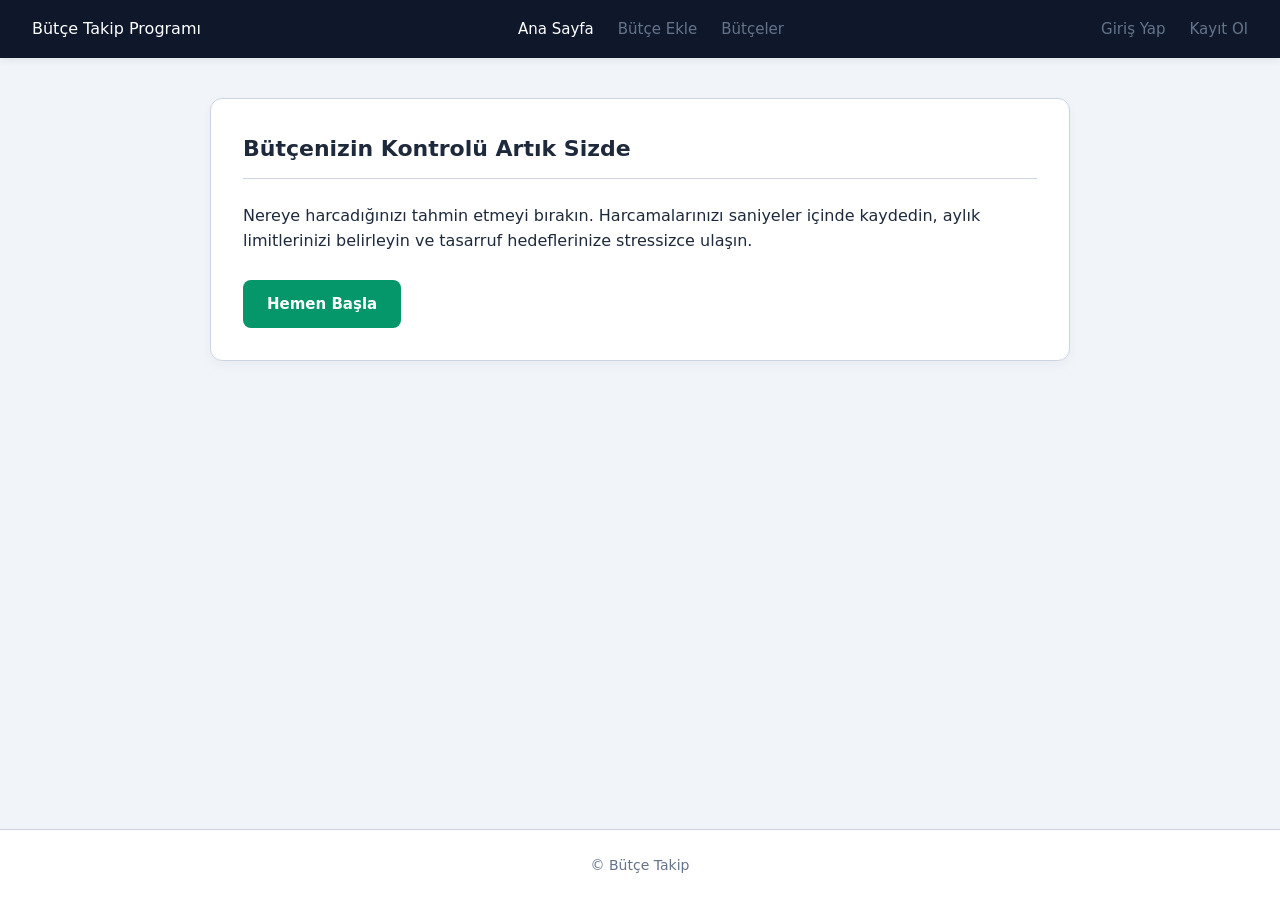
<file: Hafta 2/1/index.html>
<!DOCTYPE html>
<html lang="en"> 
<head>
    <meta charset="UTF-8">
    <meta name="viewport" content="width=device-width, initial-scale=1.0">
    <title>Bütçe Takip</title>
    <link rel="stylesheet" href="css/still.css">
</head>
<body>
    <nav class="navbar">
        <p>Bütçe Takip Programı</p>
        <ul class="navbar-links">
            <li><a href="index.html" class="active">Ana Sayfa</a></li>
            <li><a href="butce_ekle.html">Bütçe Ekle</a></li>
            <li><a href="butceler.html">Bütçeler</a></li>
        </ul>
        <ul class="navbar-links">
            <li><a href="giris.html">Giriş Yap</a></li>
            <li><a href="kayit.html">Kayıt Ol</a></li>
        </ul>
    </nav>
    
    

    <main class="container">
        <div class="card">
            <h2>Bütçenizin Kontrolü Artık Sizde</h2>
            <p>Nereye harcadığınızı tahmin etmeyi bırakın. Harcamalarınızı saniyeler içinde kaydedin, aylık limitlerinizi belirleyin ve tasarruf hedeflerinize stressizce ulaşın.</p>
            <br>
            <a href="butce_ekle.html" class="btn btn-primary">Hemen Başla</a>
        </div>
    </main>
    

    <footer>
        <p>&copy; Bütçe Takip</p>
    </footer>
</body>
</html>
</file>
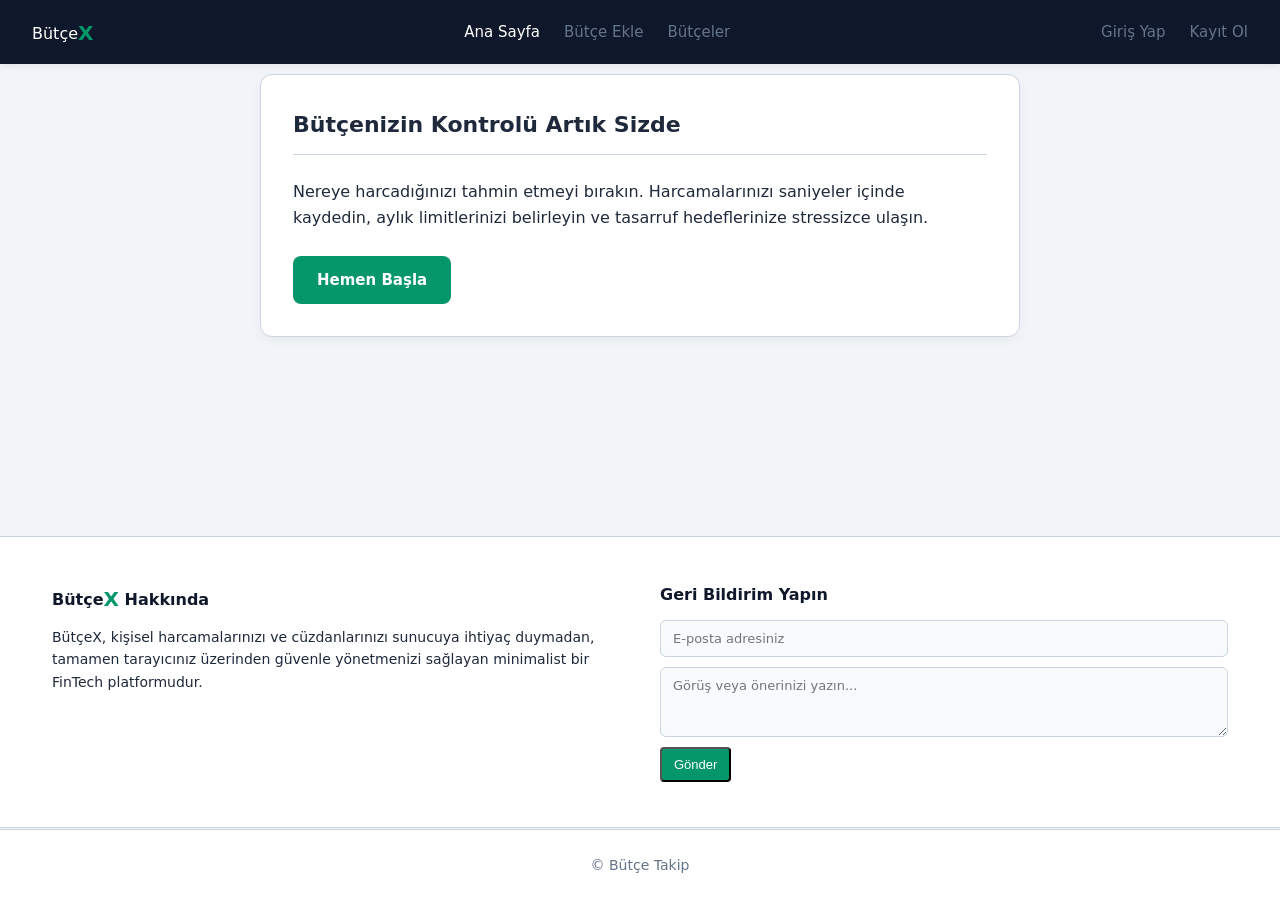
<file: Hafta 3/1/index.html>
<!DOCTYPE html>
<html lang="en"> 
<head>
    <meta charset="UTF-8">
    <meta name="viewport" content="width=device-width, initial-scale=1.0">
    <title>Bütçe Takip</title>
    <link rel="stylesheet" href="css/still.css">
</head>
<body>
    <nav class="navbar">
        <div class="logo">Bütçe<span class="logo-x">X</span></div>
        <ul class="navbar-links">
            <li><a href="index.html" class="active">Ana Sayfa</a></li>
            <li><a href="butce_ekle.html">Bütçe Ekle</a></li>
            <li><a href="butceler.html">Bütçeler</a></li>
        </ul>
        <ul class="navbar-links">
            <li><a href="giris.html">Giriş Yap</a></li>
            <li><a href="kayit.html">Kayıt Ol</a></li>
        </ul>
    </nav>
    
    

    <main class="container" style="max-width: 800px;" >
        <div class="card">
            <h2>Bütçenizin Kontrolü Artık Sizde</h2>
            <p>Nereye harcadığınızı tahmin etmeyi bırakın. Harcamalarınızı saniyeler içinde kaydedin, aylık limitlerinizi belirleyin ve tasarruf hedeflerinize stressizce ulaşın.</p>
            <br>
            <a href="butce_ekle.html" class="btn btn-primary">Hemen Başla</a>
        </div>
    </main>
    <section class="prefooter-section">
        <div class="container prefooter">
            <div class="prefooter-col">
                <h4>Bütçe<span class="logo-x">X</span> Hakkında</h4>
                <p>BütçeX, kişisel harcamalarınızı ve cüzdanlarınızı sunucuya ihtiyaç duymadan, tamamen tarayıcınız üzerinden güvenle yönetmenizi sağlayan minimalist bir FinTech platformudur.</p>
            </div>
            <div class="prefooter-col">
                <h4>Geri Bildirim Yapın</h4>
                <form>
                    <div class="feedback-form">
                        <input type="email" placeholder="E-posta adresiniz" required>
                        <textarea placeholder="Görüş veya önerinizi yazın..." rows="2" required></textarea>
                        <button type="submit" class="btn-primary">Gönder</button>
                    </div>
                </form>
            </div>
        </div>
    </section>
    

    <footer>
        <p>&copy; Bütçe Takip</p>
    </footer>
</body>
</html>
</file>
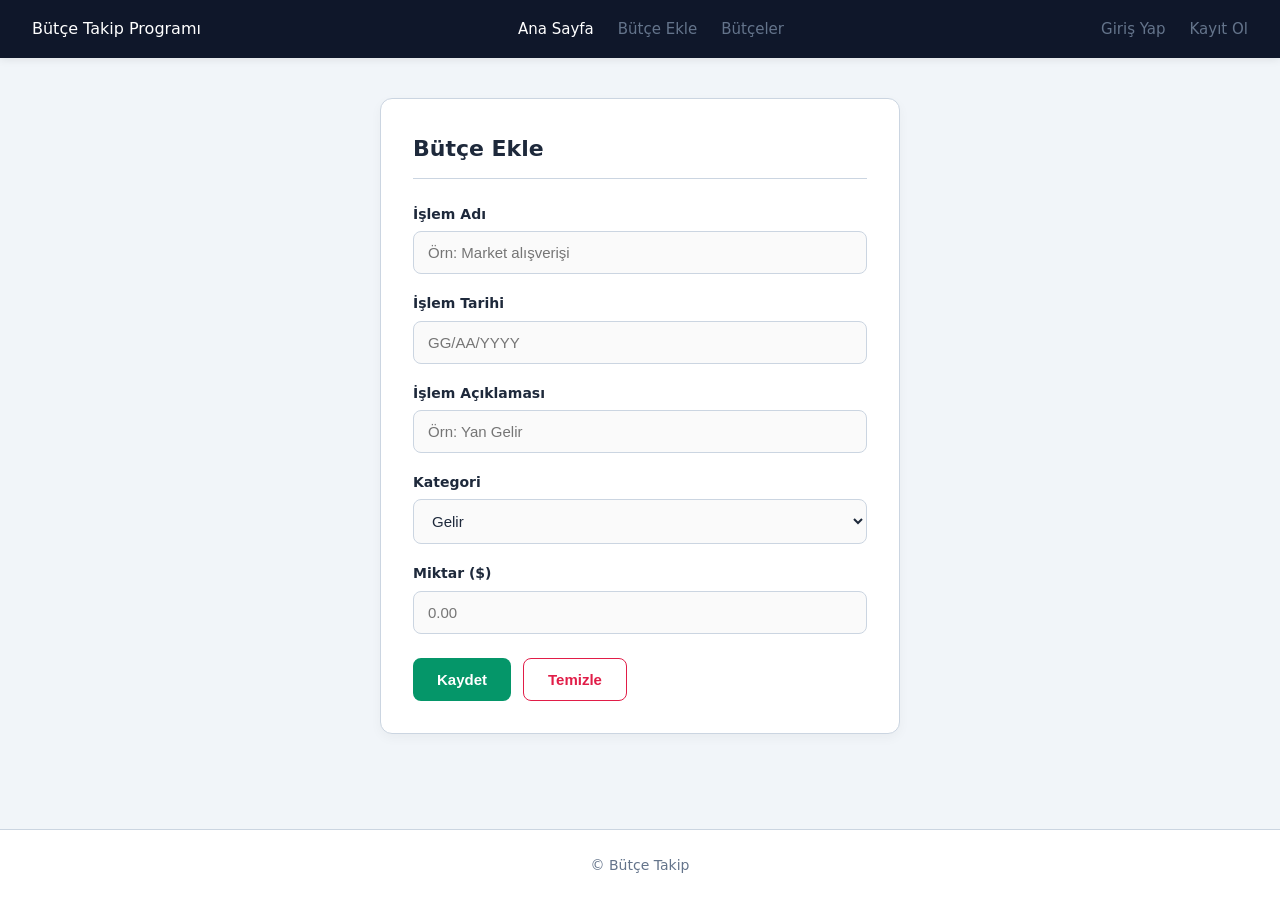
<file: Hafta 2/1/butce_ekle.html>
<!DOCTYPE html>
<html lang="en">
<head>
    <meta charset="UTF-8">
    <meta name="viewport" content="width=device-width, initial-scale=1.0">
    <title>Bütçe Ekle</title>
    <link rel="stylesheet" href="css/still.css">
</head>
<body>

    <nav class="navbar">
        <p>Bütçe Takip Programı</p>
        <ul class="navbar-links">
            <li><a href="index.html" class="active">Ana Sayfa</a></li>
            <li><a href="butce_ekle.html">Bütçe Ekle</a></li>
            <li><a href="butceler.html">Bütçeler</a></li>
        </ul>
        <ul class="navbar-links">
            <li><a href="giris.html">Giriş Yap</a></li>
            <li><a href="kayit.html">Kayıt Ol</a></li>
        </ul>
    </nav>
    
    <main class="container">
    <div class="card card-form">
        <h2>Bütçe Ekle</h2>
        
        <form>
            <div class="form-group">
                <label for="islem-adi">İşlem Adı</label>
                <input type="text" id="islem-adi" placeholder="Örn: Market alışverişi">
            </div>

            <div class="form-group">
                <label for="islem-tarih">İşlem Tarihi</label>
                <input type="number" id="islem-tarih" placeholder="GG/AA/YYYY">
            </div>

            <div class="form-group">
                <label for="islem-acıklama">İşlem Açıklaması</label>
                <input type="text" id="islem-acıklama" placeholder="Örn: Yan Gelir">
            </div>

            <div class="form-group">
                <label for="kategori">Kategori</label>
                <select id="kategori">
                    <option value="gelir">Gelir</option>
                    <option value="gider">Genel Gider</option>
                    <option value="fatura">Fatura</option>
                    <option value="market">Market</option>
                    <option value="Kira">Kira</option>
                </select>
            </div>

            <div class="form-group">
                <label for="miktar">Miktar ($)</label>
                <input type="number" id="miktar" placeholder="0.00">
            </div>

            <div class="btn-group">
                <button type="submit" class="btn btn-primary">Kaydet</button>
                <button type="reset" class="btn btn-secondary">Temizle</button>
            </div>
        </form>
    </div>
</main>
    <footer>
        <p>&copy; Bütçe Takip</p>
    </footer>
    
</body>
</html>
</file>
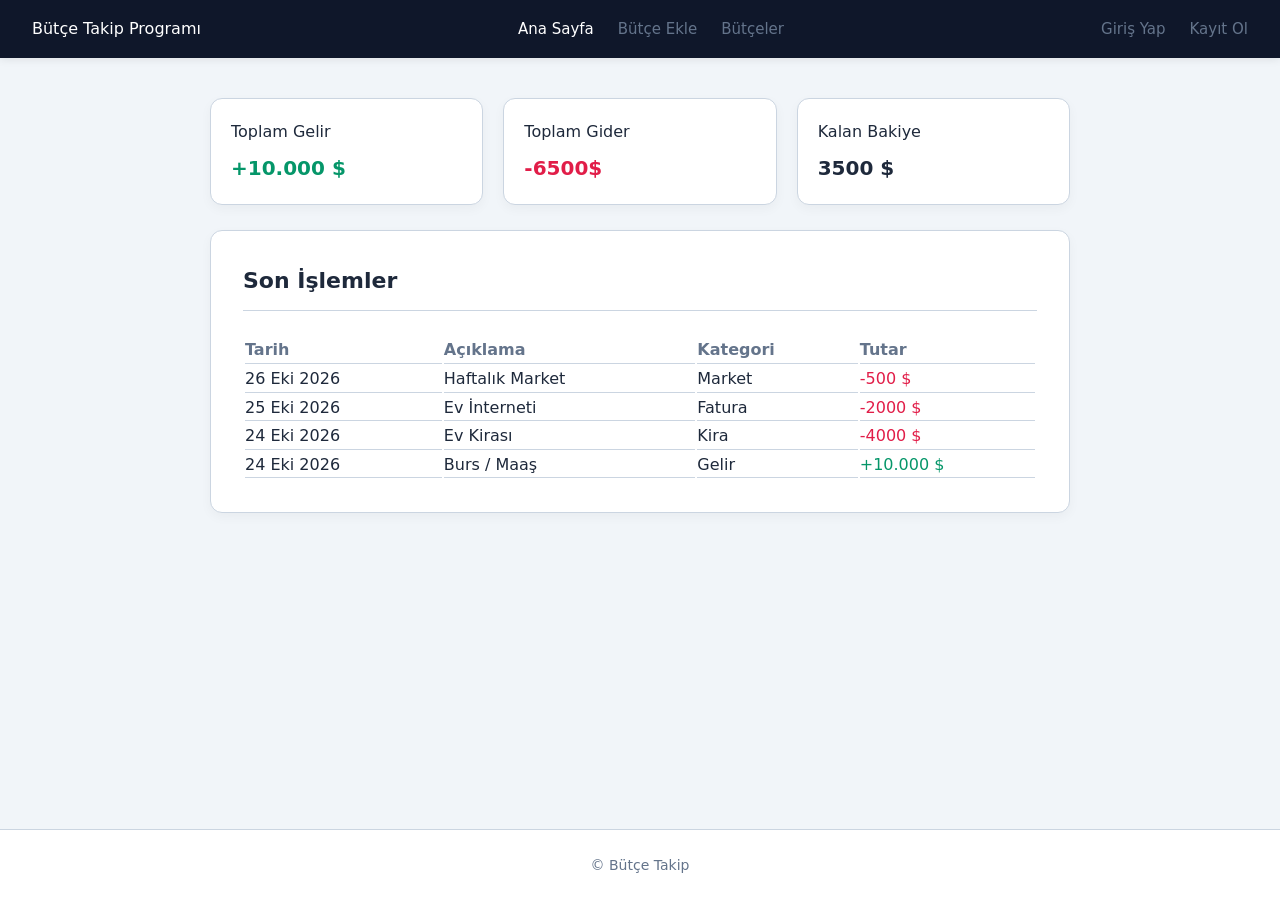
<file: Hafta 2/1/butceler.html>
<!DOCTYPE html>
<html lang="en">
<head>
    <meta charset="UTF-8">
    <meta name="viewport" content="width=device-width, initial-scale=1.0">
    <title>Bütçeler</title>
    <link rel="stylesheet" href="css/still.css">
</head>
<body>
    <nav class="navbar">
        <p>Bütçe Takip Programı</p>
        <ul class="navbar-links">
            <li><a href="index.html" class="active">Ana Sayfa</a></li>
            <li><a href="butce_ekle.html">Bütçe Ekle</a></li>
            <li><a href="butceler.html">Bütçeler</a></li>
        </ul>
        <ul class="navbar-links">
            <li><a href="giris.html">Giriş Yap</a></li>
            <li><a href="kayit.html">Kayıt Ol</a></li>
        </ul>
    </nav>
    

    <main class="container">

        <div class="ozet-kutu">
            <div class="card mini-card">
                <span class="etiket">Toplam Gelir</span>
                <strong class="gelir-yazi">+10.000 $</strong>                  
            </div>
            <div class="card mini-card">
                <span class="etiket">Toplam Gider</span>
                <strong class="gider-yazi">-6500$</strong>
            </div>
            <div class="card mini-card">
                <span class="etiket">Kalan Bakiye</span>
                <strong class="bakiye-yazi">3500 $</strong>
            </div>
        </div>

        <div class="card">
            <h2>Son İşlemler</h2>
            <table class="butce-tablo">
                <thead>
                    <tr>
                        <th>Tarih</th>
                        <th>Açıklama</th>
                        <th>Kategori</th>
                        <th>Tutar</th>
                    </tr>
                </thead>
                <tbody>
                    <tr>
                        <td>26 Eki 2026</td>
                        <td>Haftalık Market</td>
                        <td><span class="badge badge-gider">Market</span></td>
                        <td class="gider-yazi">-500 $</td>
                    </tr>
                    <tr>
                        <td>25 Eki 2026</td>
                        <td>Ev İnterneti</td>
                        <td><span class="badge badge-gider">Fatura</span></td>
                        <td class="gider-yazi">-2000 $</td>
                    </tr>
                    <tr>
                        <td>24 Eki 2026</td>
                        <td>Ev Kirası</td>
                        <td><span class="badge badge-gider">Kira</span></td>
                        <td class="gider-yazi">-4000 $</td>
                    </tr>
                    <tr>
                        <td>24 Eki 2026</td>
                        <td>Burs / Maaş</td>
                        <td><span class="badge badge-gelir">Gelir</span></td>
                        <td class="gelir-yazi">+10.000 $</td>
                    </tr>
                </tbody>
            </table>
        </div>

    </main>
    <footer>
        <p>&copy; Bütçe Takip</p>
    </footer>
</body>
</html>
</file>
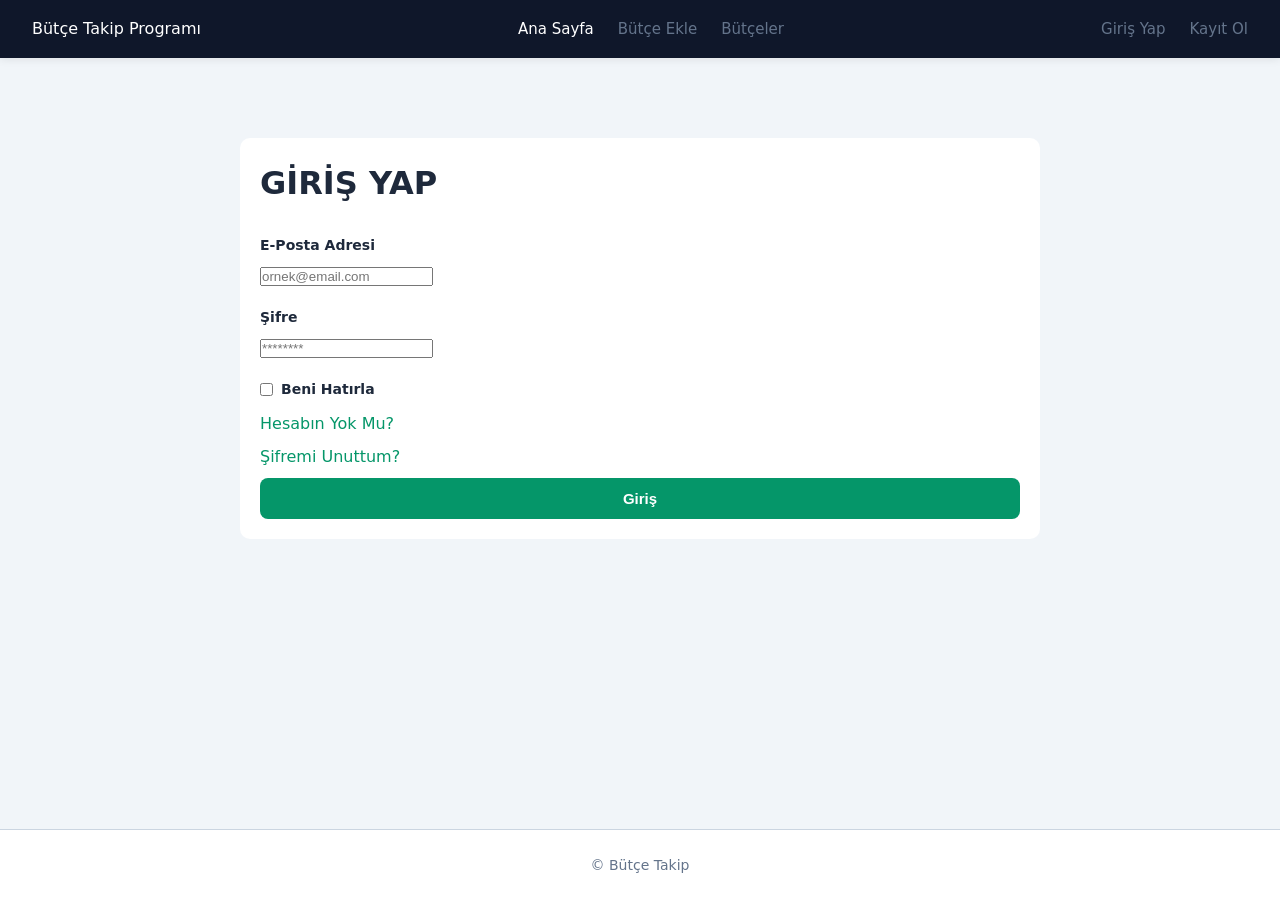
<file: Hafta 2/1/giris.html>
<!DOCTYPE html>
<html lang="en">
<head>
    <meta charset="UTF-8">
    <meta name="viewport" content="width=device-width, initial-scale=1.0">
    <title>Giriş</title>
    <link rel="stylesheet" href="css/still.css">
</head>
<body>
    <nav class="navbar">
        <p>Bütçe Takip Programı</p>
        <ul class="navbar-links">
            <li><a href="index.html" class="active">Ana Sayfa</a></li>
            <li><a href="butce_ekle.html">Bütçe Ekle</a></li>
            <li><a href="butceler.html">Bütçeler</a></li>
        </ul>
        <ul class="navbar-links">
            <li><a href="giris.html">Giriş Yap</a></li>
            <li><a href="kayit.html">Kayıt Ol</a></li>
        </ul>
    </nav>
    


    <main class="container">
        <div class="giris">
            <h1>GİRİŞ YAP</h1><br>
            <form>

                <div class="form-group">
                    <label for="eposta">E-Posta Adresi</label>
                    <input type="email" id="eposta" placeholder="ornek@email.com">
                </div>

                <div class="form-group">
                    <label for="sifre">Şifre</label>
                    <input type="password" id="sifre" placeholder="********">
                </div>


                <div>
                    <label class="giris-checkbox">
                        <input type="checkbox" id="beni-hatirla"> 
                        Beni Hatırla
                    </label>
                
                </div>
                <div class="giris-options"> 
                    <a href="kayit.html">Hesabın Yok Mu?</a>
                    <a href="none">Şifremi Unuttum?</a>
                </div>
                <button type="submit" class="btn btn-primary" style="width: 100%;">Giriş</button>
            </form>
        </div>
    </main>

    <footer>
        <p>&copy; Bütçe Takip</p>
    </footer>    
</body>
</html>
</file>
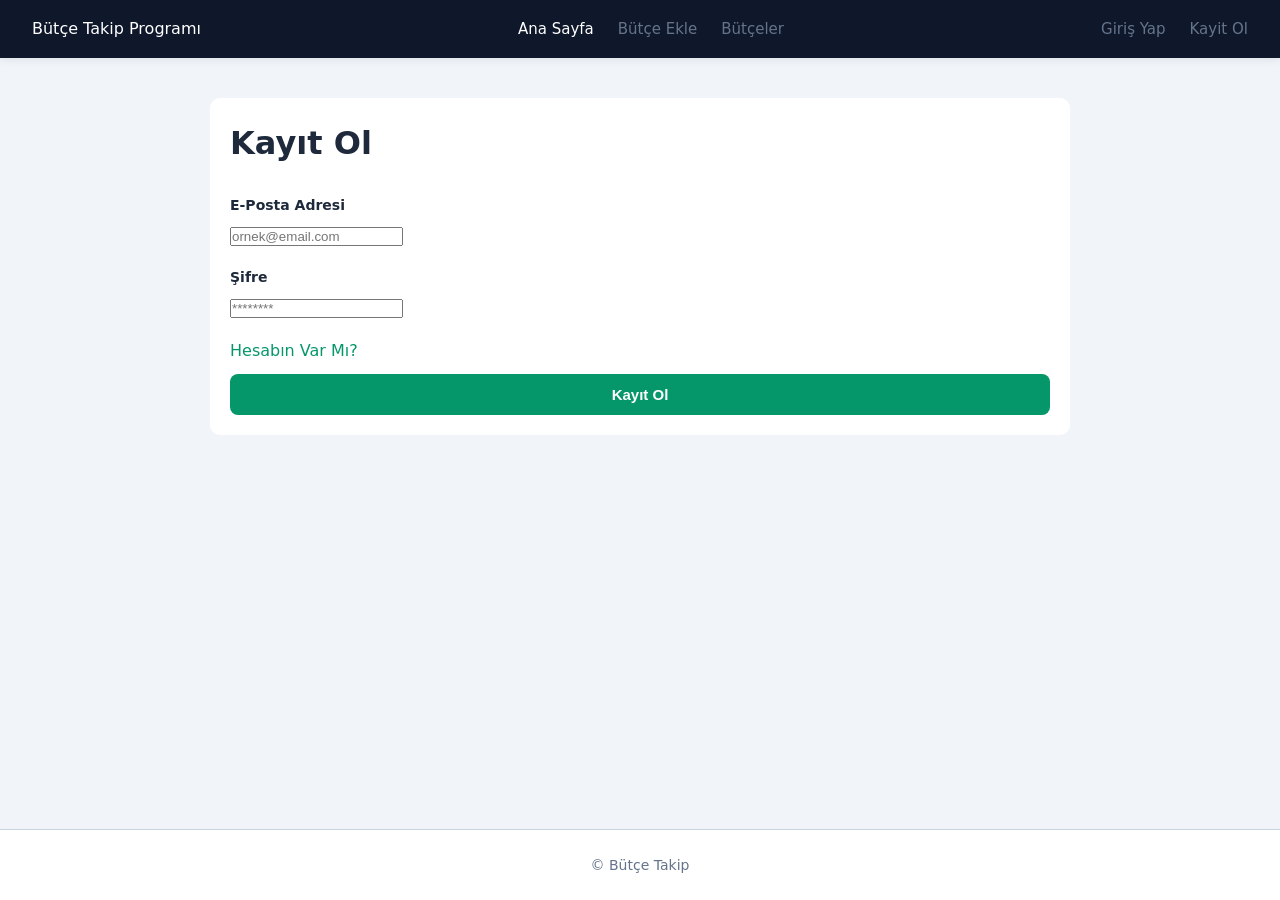
<file: Hafta 2/1/kayit.html>
<!DOCTYPE html>
<html lang="en">
<head>
    <meta charset="UTF-8">
    <meta name="viewport" content="width=device-width, initial-scale=1.0">
    <title>Kayıt ol</title>
    <link rel="stylesheet" href="css/still.css">
</head>
<body>

   <nav class="navbar">
        <p>Bütçe Takip Programı</p>
        <ul class="navbar-links">
            <li><a href="index.html" class="active">Ana Sayfa</a></li>
            <li><a href="butce_ekle.html">Bütçe Ekle</a></li>
            <li><a href="butceler.html">Bütçeler</a></li>
        </ul>
        <ul class="navbar-links">
            <li><a href="giris.html">Giriş Yap</a></li>
            <li><a href="kayit.html">Kayit Ol</a></li>
        </ul>
    </nav>
    




    <main class="container">
        <div class="kayit">
            <h1>Kayıt Ol</h1><br>
            <form>

                <div class="form-group">
                    <label for="eposta">E-Posta Adresi</label>
                    <input type="email" id="eposta" placeholder="ornek@email.com">
                </div>

                <div class="form-group">
                    <label for="sifre">Şifre</label>
                    <input type="password" id="sifre" placeholder="********">
                </div>

                <div class="kayit-options"> 
                    <a href="giris.html">Hesabın Var Mı?</a>
                    
                </div>


                <button type="submit" class="btn btn-primary" style="width: 100%;">Kayıt Ol</button>
            </form>
        </div>
    </main>

    <footer>
        <p>&copy; Bütçe Takip</p>
    </footer>    
    
</body>
</html>
</file>
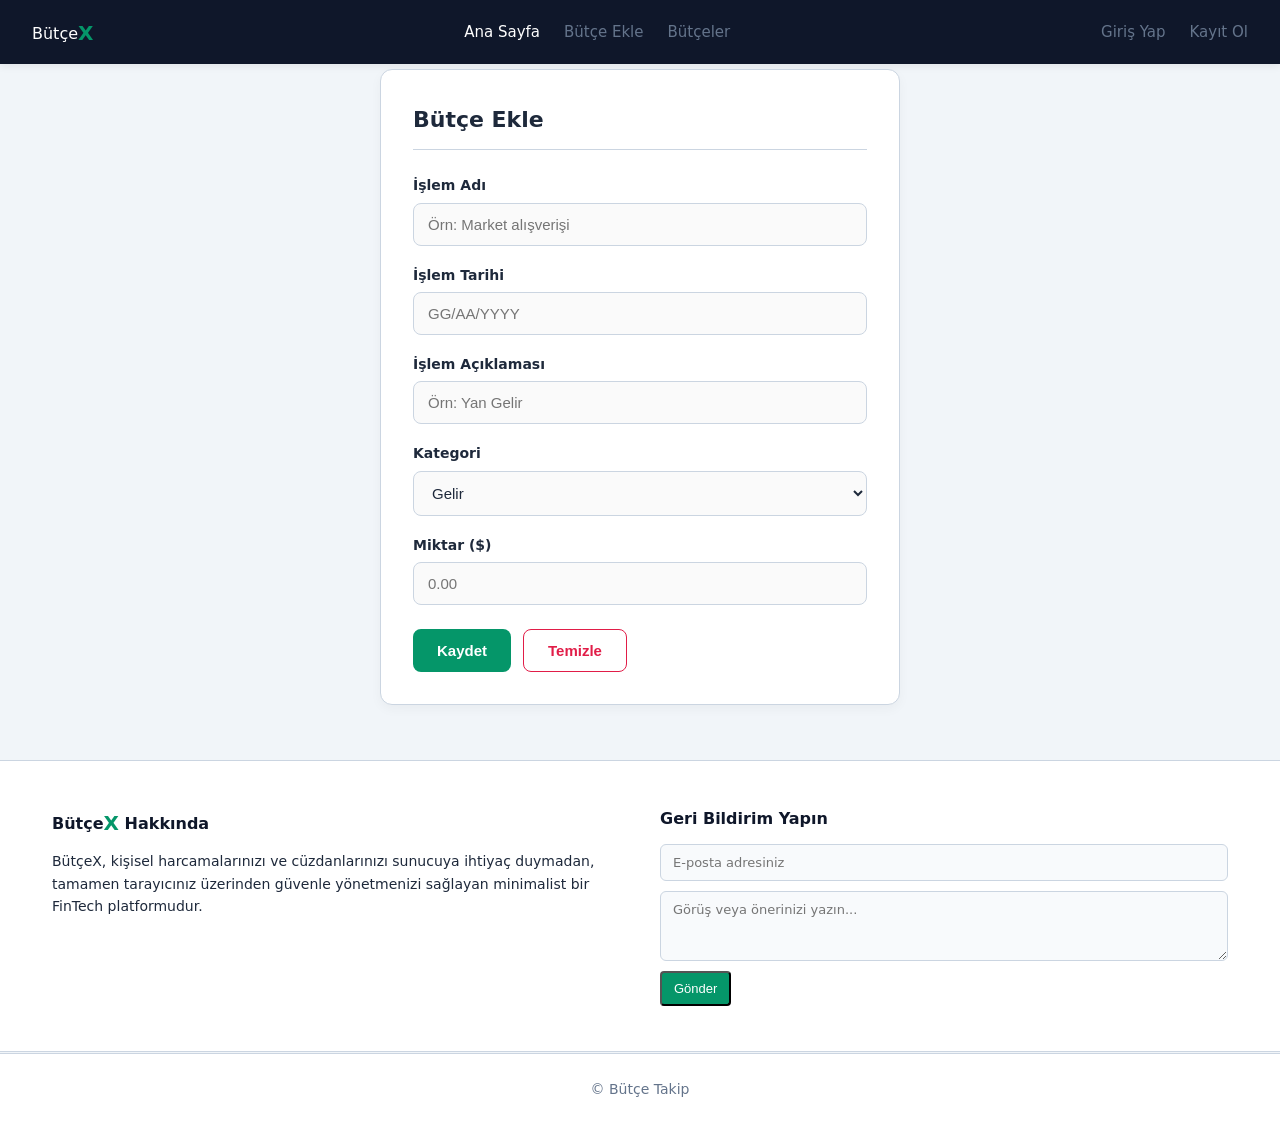
<file: Hafta 3/1/butce_ekle.html>
<!DOCTYPE html>
<html lang="en">
<head>
    <meta charset="UTF-8">
    <meta name="viewport" content="width=device-width, initial-scale=1.0">
    <title>Bütçe Ekle</title>
    <link rel="stylesheet" href="css/still.css">
</head>
<body>

    <nav class="navbar">
        <div class="logo">Bütçe<span class="logo-x">X</span></div>
        <ul class="navbar-links">
            <li><a href="index.html" class="active">Ana Sayfa</a></li>
            <li><a href="butce_ekle.html">Bütçe Ekle</a></li>
            <li><a href="butceler.html">Bütçeler</a></li>
        </ul>
        <ul class="navbar-links">
            <li><a href="giris.html">Giriş Yap</a></li>
            <li><a href="kayit.html">Kayıt Ol</a></li>
        </ul>
    </nav>
    
    <main class="container">
        <div class="card card-form">
            <h2>Bütçe Ekle</h2>
            
            <form>
                <div class="form-group">
                    <label for="islem-adi">İşlem Adı</label>
                    <input type="text" id="islem-adi" placeholder="Örn: Market alışverişi">
                </div>

                <div class="form-group">
                    <label for="islem-tarih">İşlem Tarihi</label>
                    <input type="number" id="islem-tarih" placeholder="GG/AA/YYYY">
                </div>

                <div class="form-group">
                    <label for="islem-acıklama">İşlem Açıklaması</label>
                    <input type="text" id="islem-acıklama" placeholder="Örn: Yan Gelir">
                </div>

                <div class="form-group">
                    <label for="kategori">Kategori</label>
                    <select id="kategori">
                        <option value="gelir">Gelir</option>
                        <option value="gider">Genel Gider</option>
                        <option value="fatura">Fatura</option>
                        <option value="market">Market</option>
                        <option value="Kira">Kira</option>
                    </select>
                </div>

                <div class="form-group">
                    <label for="miktar">Miktar ($)</label>
                    <input type="number" id="miktar" placeholder="0.00">
                </div>

                <div class="btn-group">
                    <button type="submit" class="btn btn-primary">Kaydet</button>
                    <button type="reset" class="btn btn-secondary">Temizle</button>
                </div>
            </form>
        </div>
    </main>
    <section class="prefooter-section">
        <div class="container prefooter">
            <div class="prefooter-col">
                <h4>Bütçe<span class="logo-x">X</span> Hakkında</h4>
                <p>BütçeX, kişisel harcamalarınızı ve cüzdanlarınızı sunucuya ihtiyaç duymadan, tamamen tarayıcınız üzerinden güvenle yönetmenizi sağlayan minimalist bir FinTech platformudur.</p>
            </div>
            <div class="prefooter-col">
                <h4>Geri Bildirim Yapın</h4>
                <form>
                    <div class="feedback-form">
                        <input type="email" placeholder="E-posta adresiniz" required>
                        <textarea placeholder="Görüş veya önerinizi yazın..." rows="2" required></textarea>
                        <button type="submit" class="btn-primary">Gönder</button>
                    </div>
                </form>
            </div>
        </div>
    </section>
    <footer>
        <p>&copy; Bütçe Takip</p>
    </footer>
    
</body>
</html>
</file>
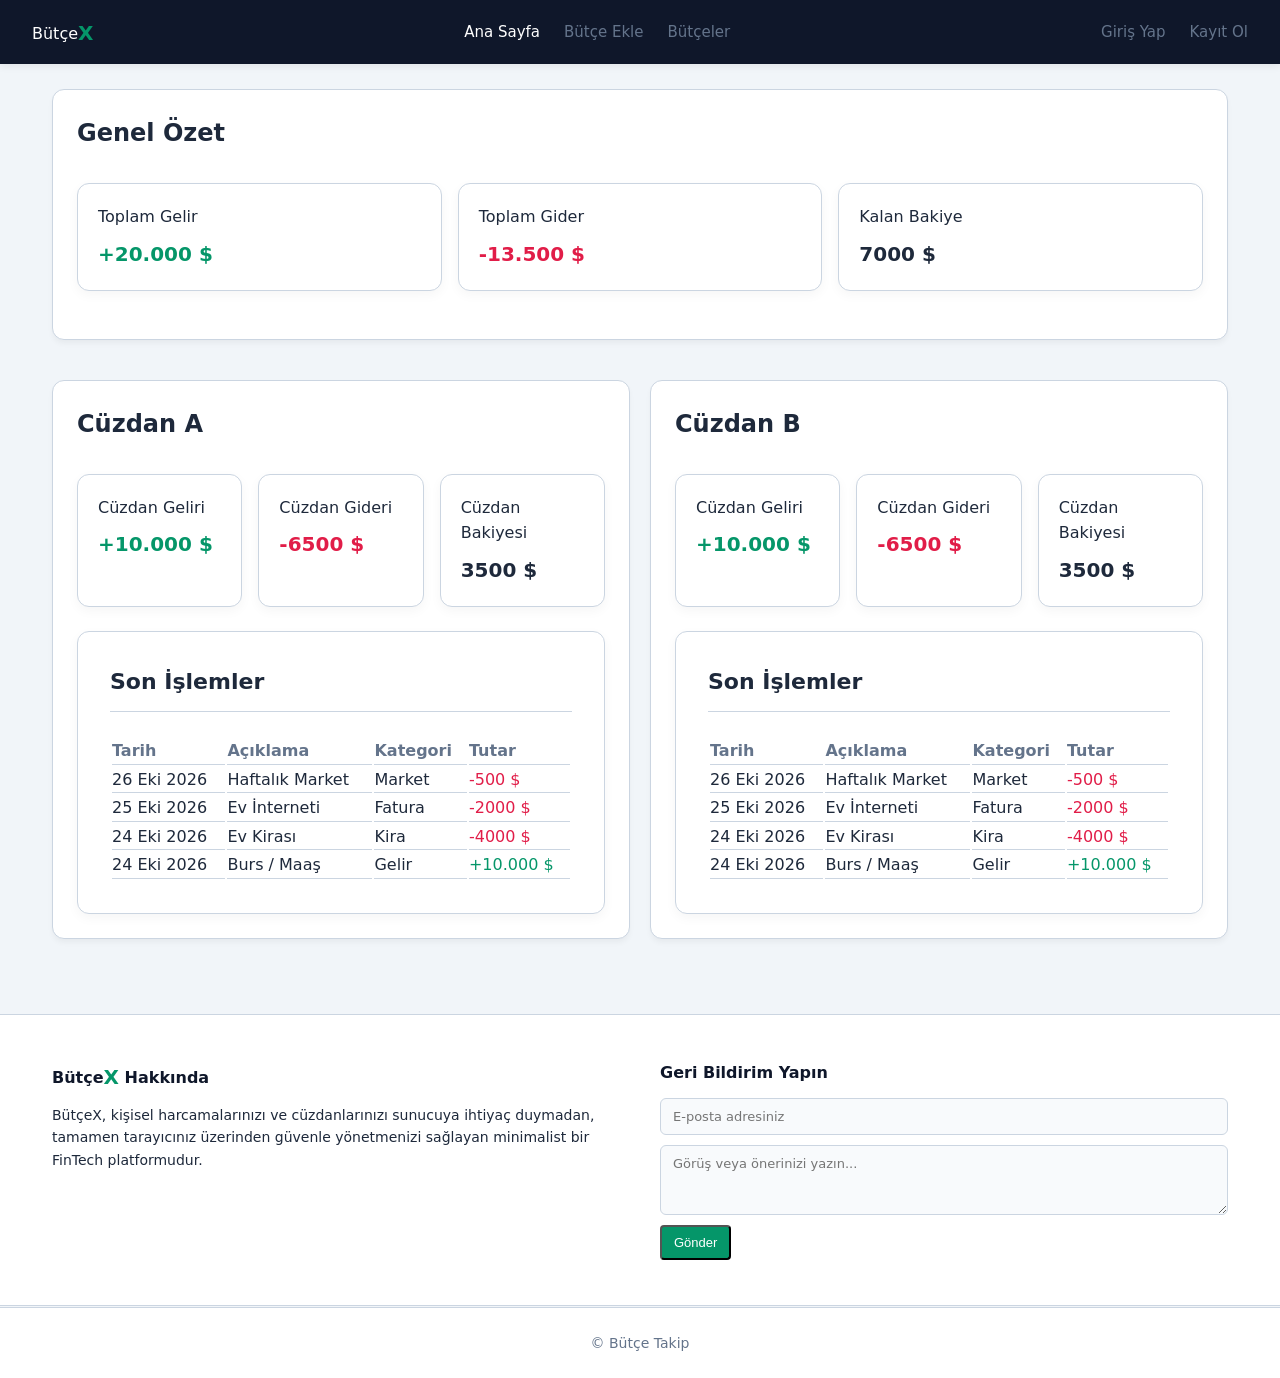
<file: Hafta 3/1/butceler.html>
<!DOCTYPE html>
<html lang="en">
<head>
    <meta charset="UTF-8">
    <meta name="viewport" content="width=device-width, initial-scale=1.0">
    <title>Bütçeler</title>
    <link rel="stylesheet" href="css/still.css">
</head>
<body>
    <nav class="navbar">
        <div class="logo">Bütçe<span class="logo-x">X</span></div>
        <ul class="navbar-links">
            <li><a href="index.html" class="active">Ana Sayfa</a></li>
            <li><a href="butce_ekle.html">Bütçe Ekle</a></li>
            <li><a href="butceler.html">Bütçeler</a></li>
        </ul>
        <ul class="navbar-links">
            <li><a href="giris.html">Giriş Yap</a></li>
            <li><a href="kayit.html">Kayıt Ol</a></li>
        </ul>
    </nav>
    

    <main class="container">
        <div class="dashboard-wrapper">
            <h2>Genel Özet</h2><br>
            <div class="ozet-kutu">
                <div class="card mini-card">
                    <span class="etiket">Toplam Gelir</span>
                    <strong class="gelir-yazi">+20.000 $</strong>                  
                </div>
                <div class="card mini-card">
                    <span class="etiket">Toplam Gider</span>
                    <strong class="gider-yazi">-13.500 $</strong>
                </div>
                <div class="card mini-card">
                    <span class="etiket">Kalan Bakiye</span>
                    <strong class="bakiye-yazi">7000 $</strong>
                </div>
            </div>
        </div>
        <div class="cuzdan">
            <div class="dashboard-wrapper">
                <h2>Cüzdan A</h2><br>
                <div class="ozet-kutu">
                    <div class="card mini-card">
                        <span class="etiket">Cüzdan Geliri</span>
                        <strong class="gelir-yazi">+10.000 $</strong>                  
                    </div>
                    <div class="card mini-card">
                        <span class="etiket">Cüzdan Gideri</span>
                        <strong class="gider-yazi">-6500 $</strong>
                    </div>
                    <div class="card mini-card">
                        <span class="etiket">Cüzdan Bakiyesi</span>
                        <strong class="bakiye-yazi">3500 $</strong>
                    </div>
                </div>
                <div class="card">
                    <h2>Son İşlemler</h2>
                    <table class="butce-tablo">
                        <thead>
                            <tr>
                                <th>Tarih</th>
                                <th>Açıklama</th>
                                <th>Kategori</th>
                                <th>Tutar</th>
                            </tr>
                        </thead>
                        <tbody>
                            <tr>
                                <td>26 Eki 2026</td>
                                <td>Haftalık Market</td>
                                <td><span class="badge badge-gider">Market</span></td>
                                <td class="gider-yazi">-500 $</td>
                            </tr>
                            <tr>
                                <td>25 Eki 2026</td>
                                <td>Ev İnterneti</td>
                                <td><span class="badge badge-gider">Fatura</span></td>
                                <td class="gider-yazi">-2000 $</td>
                            </tr>
                            <tr>
                                <td>24 Eki 2026</td>
                                <td>Ev Kirası</td>
                                <td><span class="badge badge-gider">Kira</span></td>
                                <td class="gider-yazi">-4000 $</td>
                            </tr>
                            <tr>
                                <td>24 Eki 2026</td>
                                <td>Burs / Maaş</td>
                                <td><span class="badge badge-gelir">Gelir</span></td>
                                <td class="gelir-yazi">+10.000 $</td>
                            </tr>
                        </tbody>
                    </table>
                </div>
                
            </div>

            <div class="dashboard-wrapper">
                
                <h2>Cüzdan B</h2><br>
                <div class="ozet-kutu">
                    <div class="card mini-card">
                        <span class="etiket">Cüzdan Geliri</span>
                        <strong class="gelir-yazi">+10.000 $</strong>                  
                    </div>
                    <div class="card mini-card">
                        <span class="etiket">Cüzdan Gideri</span>
                        <strong class="gider-yazi">-6500 $</strong>
                    </div>
                    <div class="card mini-card">
                        <span class="etiket">Cüzdan Bakiyesi</span>
                        <strong class="bakiye-yazi">3500 $</strong>
                    </div>
                </div>
                <div class="card">
                    <h2>Son İşlemler</h2>
                    <table class="butce-tablo">
                        <thead>
                            <tr>
                                <th>Tarih</th>
                                <th>Açıklama</th>
                                <th>Kategori</th>
                                <th>Tutar</th>
                            </tr>
                        </thead>
                        <tbody>
                            <tr>
                                <td>26 Eki 2026</td>
                                <td>Haftalık Market</td>
                                <td><span class="badge badge-gider">Market</span></td>
                                <td class="gider-yazi">-500 $</td>
                            </tr>
                            <tr>
                                <td>25 Eki 2026</td>
                                <td>Ev İnterneti</td>
                                <td><span class="badge badge-gider">Fatura</span></td>
                                <td class="gider-yazi">-2000 $</td>
                            </tr>
                            <tr>
                                <td>24 Eki 2026</td>
                                <td>Ev Kirası</td>
                                <td><span class="badge badge-gider">Kira</span></td>
                                <td class="gider-yazi">-4000 $</td>
                            </tr>
                            <tr>
                                <td>24 Eki 2026</td>
                                <td>Burs / Maaş</td>
                                <td><span class="badge badge-gelir">Gelir</span></td>
                                <td class="gelir-yazi">+10.000 $</td>
                            </tr>
                        </tbody>
                    </table>
                </div>
            </div>
        </div>

    </main>

    <section class="prefooter-section">
        <div class="container prefooter">
            <div class="prefooter-col">
                <h4>Bütçe<span class="logo-x">X</span> Hakkında</h4>
                <p>BütçeX, kişisel harcamalarınızı ve cüzdanlarınızı sunucuya ihtiyaç duymadan, tamamen tarayıcınız üzerinden güvenle yönetmenizi sağlayan minimalist bir FinTech platformudur.</p>
            </div>
            <div class="prefooter-col">
                <h4>Geri Bildirim Yapın</h4>
                <form>
                    <div class="feedback-form">
                        <input type="email" placeholder="E-posta adresiniz" required>
                        <textarea placeholder="Görüş veya önerinizi yazın..." rows="2" required></textarea>
                        <button type="submit" class="btn-primary">Gönder</button>
                    </div>
                </form>
            </div>
        </div>
    </section>
    <footer>
        <p>&copy; Bütçe Takip</p>
    </footer>
</body>
</html>
</file>
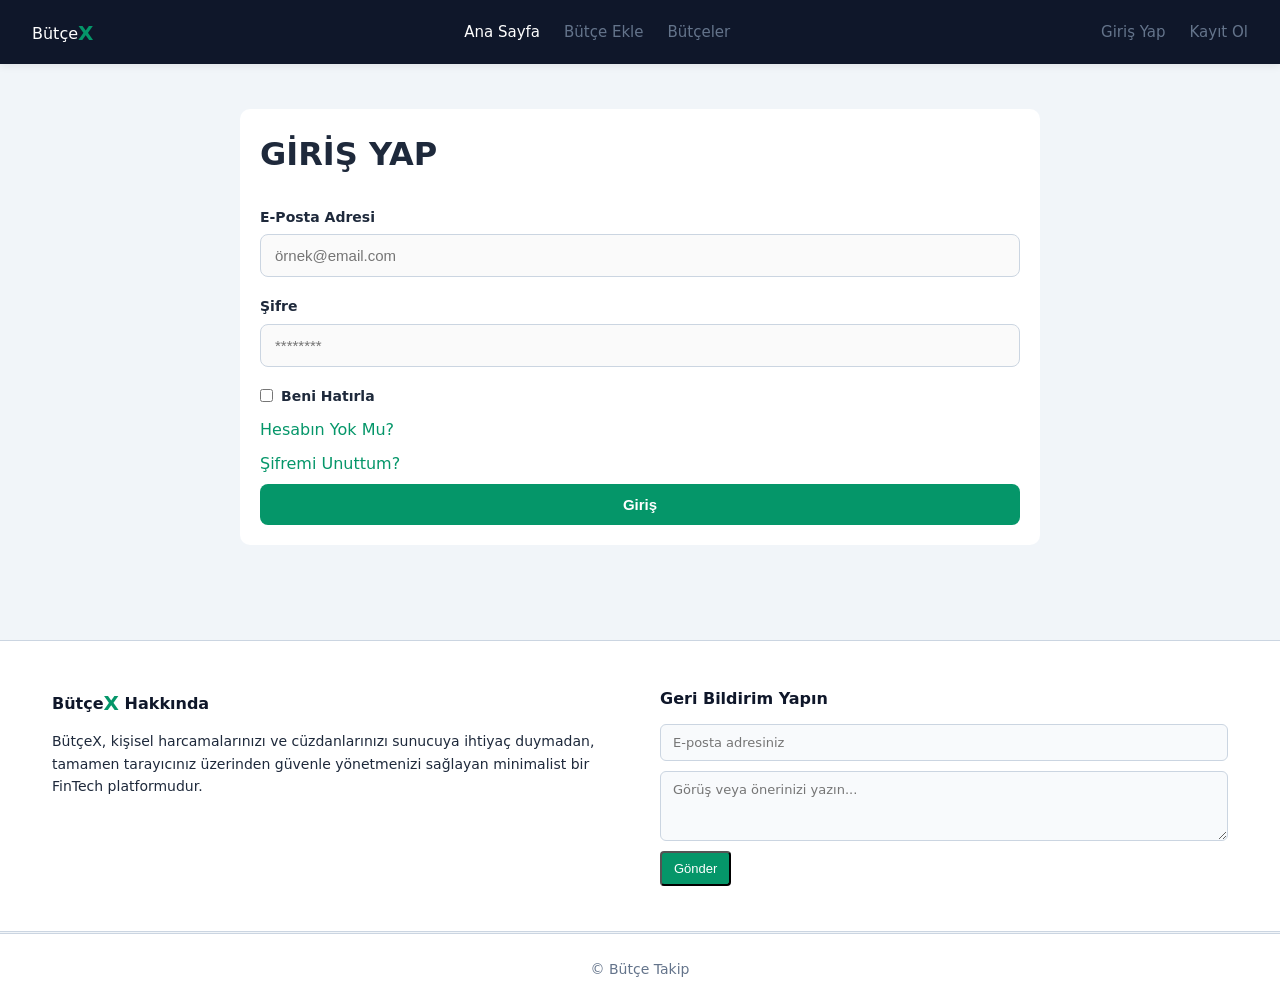
<file: Hafta 3/1/giris.html>
<!DOCTYPE html>
<html lang="en">
<head>
    <meta charset="UTF-8">
    <meta name="viewport" content="width=device-width, initial-scale=1.0">
    <title>Giriş</title>
    <link rel="stylesheet" href="css/still.css">
</head>
<body>
    <nav class="navbar">
        <div class="logo">Bütçe<span class="logo-x">X</span></div>
        <ul class="navbar-links">
            <li><a href="index.html" class="active">Ana Sayfa</a></li>
            <li><a href="butce_ekle.html">Bütçe Ekle</a></li>
            <li><a href="butceler.html">Bütçeler</a></li>
        </ul>
        <ul class="navbar-links">
            <li><a href="giris.html">Giriş Yap</a></li>
            <li><a href="kayit.html">Kayıt Ol</a></li>
        </ul>
    </nav>
    


    <main class="container">
        <div class="giris">
            <h1>GİRİŞ YAP</h1><br>
            <form>

                <div class="form-group">
                    <label for="eposta">E-Posta Adresi</label>
                    <input type="email" id="eposta" placeholder="örnek@email.com">
                </div>

                <div class="form-group">
                    <label for="sifre">Şifre</label>
                    <input type="password" id="sifre" placeholder="********">
                </div>


                <div>
                    <label class="giris-checkbox">
                        <input type="checkbox" id="beni-hatirla"> 
                        Beni Hatırla
                    </label>
                
                </div>
                <div class="giris-options"> 
                    <a href="kayit.html">Hesabın Yok Mu?</a>
                    <a href="yeni_sifre.html">Şifremi Unuttum?</a>
                </div>
                <button type="submit" class="btn btn-primary" style="width: 100%;">Giriş</button>
            </form>
        </div>
    </main>
    <section class="prefooter-section">
        <div class="container prefooter">
            <div class="prefooter-col">
                <h4>Bütçe<span class="logo-x">X</span> Hakkında</h4>
                <p>BütçeX, kişisel harcamalarınızı ve cüzdanlarınızı sunucuya ihtiyaç duymadan, tamamen tarayıcınız üzerinden güvenle yönetmenizi sağlayan minimalist bir FinTech platformudur.</p>
            </div>
            <div class="prefooter-col">
                <h4>Geri Bildirim Yapın</h4>
                <form>
                    <div class="feedback-form">
                        <input type="email" placeholder="E-posta adresiniz" required>
                        <textarea placeholder="Görüş veya önerinizi yazın..." rows="2" required></textarea>
                        <button type="submit" class="btn-primary">Gönder</button>
                    </div>
                </form>
            </div>
        </div>
    </section>

    <footer>
        <p>&copy; Bütçe Takip</p>
    </footer>    
</body>
</html>
</file>
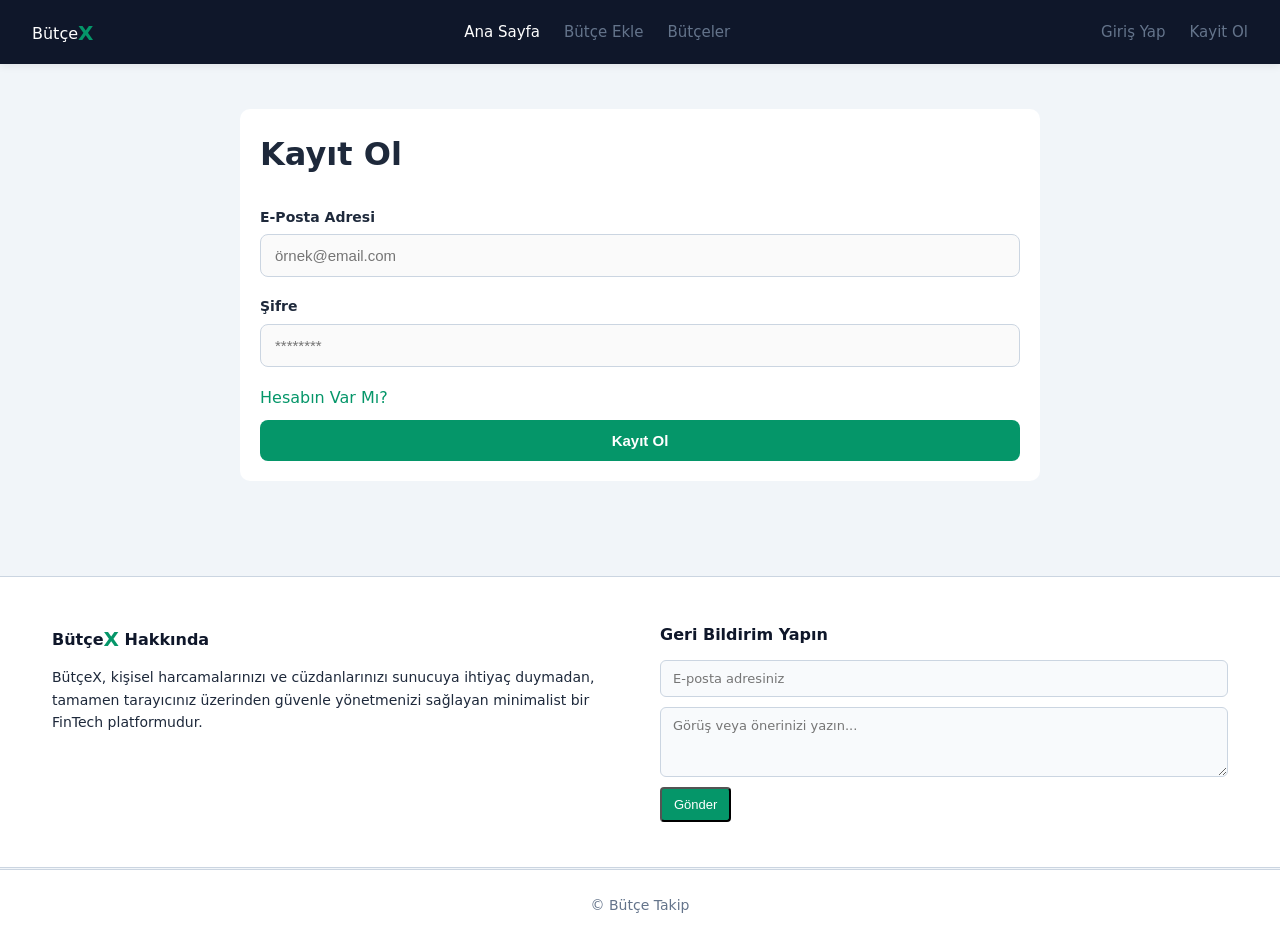
<file: Hafta 3/1/kayit.html>
<!DOCTYPE html>
<html lang="en">
<head>
    <meta charset="UTF-8">
    <meta name="viewport" content="width=device-width, initial-scale=1.0">
    <title>Kayıt ol</title>
    <link rel="stylesheet" href="css/still.css">
</head>
<body>

   <nav class="navbar">
        <div class="logo">Bütçe<span class="logo-x">X</span></div>
        <ul class="navbar-links">
            <li><a href="index.html" class="active">Ana Sayfa</a></li>
            <li><a href="butce_ekle.html">Bütçe Ekle</a></li>
            <li><a href="butceler.html">Bütçeler</a></li>
        </ul>
        <ul class="navbar-links">
            <li><a href="giris.html">Giriş Yap</a></li>
            <li><a href="kayit.html">Kayit Ol</a></li>
        </ul>
    </nav>
    




    <main class="container">
        <div class="kayit">
            <h1>Kayıt Ol</h1><br>
            <form>

                <div class="form-group">
                    <label for="eposta">E-Posta Adresi</label>
                    <input type="email" id="eposta" placeholder="örnek@email.com">
                </div>

                <div class="form-group">
                    <label for="sifre">Şifre</label>
                    <input type="password" id="sifre" placeholder="********">
                </div>

                <div class="kayit-options"> 
                    <a href="giris.html">Hesabın Var Mı?</a>
                    
                </div>


                <button type="submit" class="btn btn-primary" style="width: 100%;">Kayıt Ol</button>
            </form>
        </div>
    </main>
    <section class="prefooter-section">
        <div class="container prefooter">
            <div class="prefooter-col">
                <h4>Bütçe<span class="logo-x">X</span> Hakkında</h4>
                <p>BütçeX, kişisel harcamalarınızı ve cüzdanlarınızı sunucuya ihtiyaç duymadan, tamamen tarayıcınız üzerinden güvenle yönetmenizi sağlayan minimalist bir FinTech platformudur.</p>
            </div>
            <div class="prefooter-col">
                <h4>Geri Bildirim Yapın</h4>
                <form>
                    <div class="feedback-form">
                        <input type="email" placeholder="E-posta adresiniz" required>
                        <textarea placeholder="Görüş veya önerinizi yazın..." rows="2" required></textarea>
                        <button type="submit" class="btn-primary">Gönder</button>
                    </div>
                </form>
            </div>
        </div>
    </section>
    <footer>
        <p>&copy; Bütçe Takip</p>
    </footer>    
    
</body>
</html>
</file>
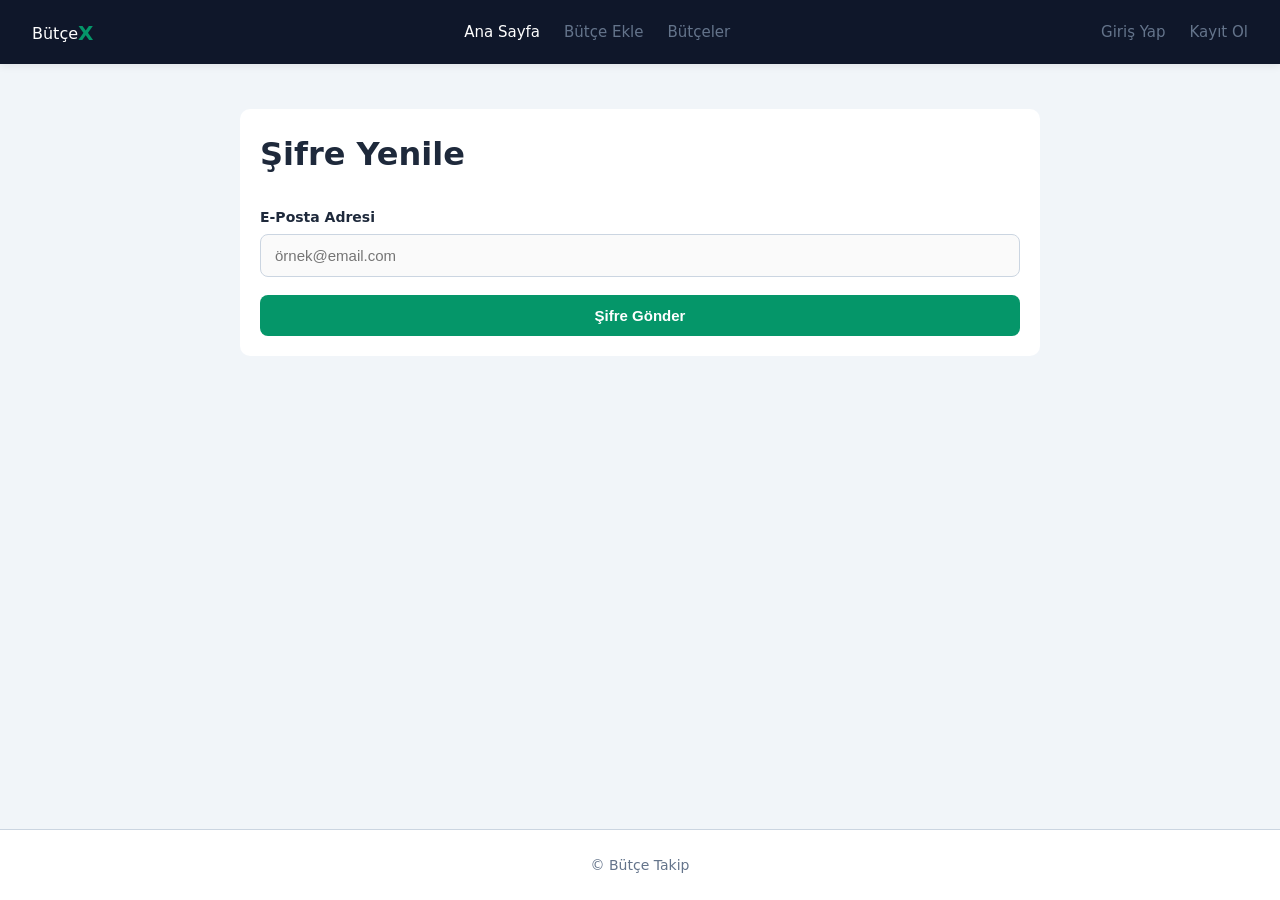
<file: Hafta 3/1/yeni_sifre.html>
<!DOCTYPE html>
<html lang="en">
<head>
    <meta charset="UTF-8">
    <meta name="viewport" content="width=device-width, initial-scale=1.0">
    <title>Şifre Yenileme</title>
    <link rel="stylesheet" href="css/still.css">
</head>
<body>
    <nav class="navbar">
        <div class="logo">Bütçe<span class="logo-x">X</span></div>
        <ul class="navbar-links">
            <li><a href="index.html" class="active">Ana Sayfa</a></li>
            <li><a href="butce_ekle.html">Bütçe Ekle</a></li>
            <li><a href="butceler.html">Bütçeler</a></li>
        </ul>
        <ul class="navbar-links">
            <li><a href="giris.html">Giriş Yap</a></li>
            <li><a href="kayit.html">Kayıt Ol</a></li>
        </ul>
    </nav>
    
    <main class="container">
        <div class="giris">
            <h1>Şifre Yenile</h2><br>
            <div class="form-group">
                <label for="eposta">E-Posta Adresi</label>
                <input type="email" id="eposta" placeholder="örnek@email.com">
            </div>
            <button type="submit" class="btn btn-primary" style="width: 100%;">Şifre Gönder</button>    
        </div>
        
    </main>
    


    <footer>
        <p>&copy; Bütçe Takip</p>
    </footer>
</body>
</html>
</file>
<file: Hafta 2/1/css/still.css>
:root {
    
    --bg-body: #F1F5F9;        /* Ana arkaplanı  */
    --bg-surface: #FFFFFF;     /* Kart, form ve tablo  */

    
    --primary: #0F172A;        /* Navbar zemini, koyu başlıklar */
    --primary-hover: #1E293B;  /* Navbar hover tonu */

    
    --accent: #059669;         /* Olumlu Buton */
    --accent-hover: #047857;   /* Buton Hover */

    
    --text-main: #1E293B;      /* Ana yazılar */
    --text-muted: #64748B;     /* İkincil metinler*/
    --text-on-dark: #FFFFFF;   /* Koyu navbar içindeki beyaz yazılar */

    
    --border: #CBD5E1;         
    --danger: #E11D48;         /* Giderler, silme/temizleme butonlar */
    --danger-hover: #BE123C;   /* Tehlike butonu hover */
}


* {
    margin: 0;
    padding: 0;
    box-sizing: border-box;
}

body {
    background-color: var(--bg-body);
    color: var(--text-main);
    font-family: 'Inter', system-ui,"Segoe UI", sans-serif;
    line-height: 1.6;
    min-height: 100vh;
    display: flex;
    flex-direction: column;
}

.container {
    max-width: 900px;
    width: 100%;
    margin: 40px auto;
    padding: 0 20px;
    
}

/*Navbar*/
.navbar {
    background-color: var(--primary);
    color: var(--text-on-dark);
    padding: 16px 32px;
    display: flex;
    justify-content: space-between;
    align-items: center;
    box-shadow: 0 2px 8px #00000014;
}

.navbar-links {
    display: flex;
    gap: 24px;
    list-style: none;
}

.navbar-links a {
    color: var(--text-muted);
    text-decoration: none;
    font-weight: 500;
    font-size: 15px;
    transition: color 0.2s ease;
}

.navbar-links a:hover,
.navbar-links a.active {
    color: var(--text-on-dark);
}

/**/

/*Butce Ekle sayfa*/
.card {
    background-color: var(--bg-surface);
    border: 1px solid var(--border);
    border-radius: 12px;
    padding: 32px;
    box-shadow: 0 4px 12px #0000000a;
}

.card-form {
    max-width: 520px;
    margin: 0 auto;
}

.card h2 {
    font-size: 22px;
    margin-bottom: 24px;
    color: var(--text-main);
    border-bottom: 1px solid var(--border);
    padding-bottom: 12px;
}

.form-group {
    margin-bottom: 18px;
}

label {
    display: block;
    margin-bottom: 6px;
    font-size: 14px;
    font-weight: 600;
    color: var(--text-main);
}

input[type="text"],
input[type="number"],
input[type="date"],
select {
    width: 100%;
    padding: 12px 14px;
    border: 1px solid var(--border);
    border-radius: 8px;
    background-color: #FAFAFA;
    color: var(--text-main);
    font-size: 15px;
    outline: none;
    transition: border-color 0.2s ease, box-shadow 0.2s ease;
}

input:focus,
select:focus {
    border-color: var(--accent);
    background-color: var(--bg-surface);
    box-shadow: 0 0 0 3px rgba(5, 150, 105, 0.15);
}

.btn-group {
    display: flex;
    gap: 12px;
    margin-top: 24px;
}

.btn {
    display: inline-flex;
    justify-content: center;
    align-items: center;
    padding: 12px 24px;
    font-size: 15px;
    font-weight: 600;
    border-radius: 8px;
    border: none;
    cursor: pointer;
    text-decoration: none;
    transition: background-color 0.2s ease, transform 0.1s ease;
}

.btn:active {
    transform: translateY(1px);
}

.btn-primary {
    background-color: var(--accent);
    color: #FFFFFF;
}

.btn-primary:hover {
    background-color: var(--accent-hover);
}

.btn-secondary {
    background-color: transparent;
    color: var(--danger);
    border: 1px solid var(--danger);
}

.btn-secondary:hover {
    background-color: var(--danger);
    color: #FFFFFF;
}
/**/

/*Butceler sayfa*/
.ozet-kutu{
    display: flex;
    gap:20px;
    margin-bottom: 25px;
}

.mini-card{
    flex:1;
    padding:20px;
    display: flex;
    flex-direction: column;
    gap:8px;
}

.gelir-yazi{
    color:var(--accent);
    font-size: 20px;
}

.gider-yazi{
    color: var(--danger);
    font-size: 20px;
}

.bakiye-yazi{
    color:var(--text-main);
    font-size: 20PX;
}

.butce-tablo{
    width: 100%;
    margin-top: 20px;
}

.butce-tablo th,
.butce-tablo td{
    padding: 14px,12px;
    text-align: left;
    border-bottom: 1px solid var(--border);
    font-size: 16px;
}

.butce-tablo th{
    color: var(--text-muted);
    font-weight: 600;
}
/**/
/*Giris Sayfa*/
.giris{
    background-color: var(--bg-surface);
    border-radius: 10px;
    padding: 20px;
    max-width: 800px;
    margin: 40px auto;

}

.giris-options{
   margin-top:10px;

}

.giris-options a {
    display: block;
    color: var(--accent);
    text-decoration: none;
    font-weight: 500;
    margin-bottom: 8px;
}

.giris-checkbox{
    display:flex;
    align-items: center;
    gap: 8px;
    
}
/**/
/*Kayıt sayfa*/
.kayit{
    background-color: var(--bg-surface);
    border-radius: 10px;
    padding: 20px;
    max-width: 40px auto;
}
.kayit-options{
    margin-top: 10px;
    margin-bottom: 10px;
 }

.kayit-options a{
    display: block;
    color:var(--accent);
    text-decoration:none;
}
/**/
/*Telif*/
footer {
    text-align: center;
    padding: 24px;
    font-size: 14px;
    color: var(--text-muted);
    border-top: 1px solid var(--border);
    background-color: var(--bg-surface);
    margin-top: auto;
}

/**/
</file>
<file: Hafta 3/1/css/still.css>
:root {
    
    --bg-body: #F1F5F9;        /* Ana arkaplanı  */
    --bg-surface: #FFFFFF;     /* Kart, form ve tablo  */

    
    --primary: #0F172A;        /* Navbar zemini, koyu başlıklar */
    --primary-hover: #1E293B;  /* Navbar hover tonu */

    
    --accent: #059669;         /* Olumlu Buton */
    --accent-hover: #047857;   /* Buton Hover */

    
    --text-main: #1E293B;      /* Ana yazılar */
    --text-muted: #64748B;     /* İkincil metinler*/
    --text-on-dark: #FFFFFF;   /* Koyu navbar içindeki beyaz yazılar */

    
    --border: #CBD5E1;         
    --danger: #E11D48;         /* Giderler, silme/temizleme butonlar */
    --danger-hover: #BE123C;   /* Tehlike butonu hover */
}


* {
    margin: 0;
    padding: 0;
    box-sizing: border-box;
}

body {
    background-color: var(--bg-body);
    color: var(--text-main);
    font-family: 'Inter', system-ui,"Segoe UI", sans-serif;
    line-height: 1.6;
    min-height: 100vh;
    display: flex;
    flex-direction: column;
}

.container {
    flex:1;
    max-width: 1400px;
    width: 95%;
    margin: 5px auto;
    padding: 0 20px;
    
}

/*Navbar*/
.navbar {
    background-color: var(--primary);
    color: var(--text-on-dark);
    padding: 16px 32px;
    display: flex;
    justify-content: space-between;
    align-items: center;
    box-shadow: 0 2px 8px #00000014;
}

.navbar-links {
    display: flex;
    gap: 24px;
    list-style: none;
}

.navbar-links a {
    color: var(--text-muted);
    text-decoration: none;
    font-weight: 500;
    font-size: 15px;
    transition: color 0.2s ease;
}

.navbar-links a:hover,
.navbar-links a.active {
    color: var(--text-on-dark);
}

/**/

/*Butce Ekle sayfa*/
.card {
    background-color: var(--bg-surface);
    border: 1px solid var(--border);
    border-radius: 12px;
    padding: 32px;
    margin-top:5px;
    box-shadow: 0 4px 12px #0000000a;
}

.card-form {
    max-width: 520px;
    margin: 0 auto;
}

.card h2 {
    font-size: 22px;
    margin-bottom: 24px;
    color: var(--text-main);
    border-bottom: 1px solid var(--border);
    padding-bottom: 12px;
}

.form-group {
    margin-bottom: 18px;
}

label {
    display: block;
    margin-bottom: 6px;
    font-size: 14px;
    font-weight: 600;
    color: var(--text-main);
}

input[type="text"],
input[type="number"],
input[type="date"],
input[type="email"],
input[type="password"],
select {
    width: 100%;
    padding: 12px 14px;
    border: 1px solid var(--border);
    border-radius: 8px;
    background-color: #FAFAFA;
    color: var(--text-main);
    font-size: 15px;
    outline: none;
    transition: border-color 0.2s ease, box-shadow 0.2s ease;
}

input:focus,
select:focus {
    border-color: var(--accent);
    background-color: var(--bg-surface);
    box-shadow: 0 0 0 3px rgba(5, 150, 105, 0.15);
}

.btn-group {
    display: flex;
    gap: 12px;
    margin-top: 24px;
}

.btn {
    display: inline-flex;
    justify-content: center;
    align-items: center;
    padding: 12px 24px;
    font-size: 15px;
    font-weight: 600;
    border-radius: 8px;
    border: none;
    cursor: pointer;
    text-decoration: none;
    transition: background-color 0.2s ease, transform 0.1s ease;
}

.btn:active {
    transform: translateY(1px);
}

.btn-primary {
    background-color: var(--accent);
    color: #FFFFFF;
}

.btn-primary:hover {
    background-color: var(--accent-hover);
}

.btn-secondary {
    background-color: transparent;
    color: var(--danger);
    border: 1px solid var(--danger);
}

.btn-secondary:hover {
    background-color: var(--danger);
    color: #FFFFFF;
}
/**/

/*Butceler sayfa*/

.dashboard-wrapper {
    background-color: var(--bg-surface);   
    border: 1px solid var(--border);    
    border-radius: 12px;          
    padding: 24px;                
    box-shadow: 0 4px 6px -1px #0000000d; 
    margin: 20px auto;            
    max-width: 1400px;            
}

.cuzdan{
    display: flex;
    gap:20px;
    align-items: flex-start;
}

.cuzdan .dashboard-wrapper{
    flex:1;
    width: 100%;
}
.ozet-kutu{
    width: 100%;
    max-width: 100%;
    display: flex;
    gap:16px;
    margin-bottom: 24px;
}

.mini-card{
    flex:1;
    padding:20px;
    display: flex;
    flex-direction: column;
    gap:8px;
}

.gelir-yazi{
    color:var(--accent);
    font-size: 20px;
}

.gider-yazi{
    color: var(--danger);
    font-size: 20px;
}

.bakiye-yazi{
    color:var(--text-main);
    font-size: 20PX;
}

.butce-tablo{
    width: 100%;
    margin-top: 20px;
}

.butce-tablo th,
.butce-tablo td{
    padding: 14px,12px;
    text-align: left;
    border-bottom: 1px solid var(--border);
    font-size: 16px;
}

.butce-tablo th{
    color: var(--text-muted);
    font-weight: 600;
}
/**/
/*Giris Sayfa*/
.giris{
    background-color: var(--bg-surface);
    border-radius: 10px;
    padding: 20px;
    max-width: 800px;
    margin: 40px auto;

}

.giris-options{
   margin-top:10px;

}

.giris-options a {
    display: block;
    color: var(--accent);
    text-decoration: none;
    font-weight: 500;
    margin-bottom: 8px;
}

.giris-checkbox{
    display:flex;
    align-items: center;
    gap: 8px;
    
}
/**/
/*Kayıt sayfa*/
.kayit{
    background-color: var(--bg-surface);
    border-radius: 10px;
    padding: 20px;
    max-width: 800px;
    margin:40px auto;
}
.kayit-options{
    margin-top: 10px;
    margin-bottom: 10px;
 }

.kayit-options a{
    display: block;
    color:var(--accent);
    text-decoration:none;
}
/**/
/*Telif*/
footer {
    text-align: center;
    padding: 24px;
    font-size: 14px;
    color: var(--text-muted);
    border-top: 1px solid var(--border);
    background-color: var(--bg-surface);
    margin-top: auto;
}

/**/

/* X Harfi Vurgusu */
.navbar .logo-x {
    color: var(--accent);       
    font-size: 1.25em;          
    font-weight: 800;          
    display: inline-block;
    transform: translateY(1px);  
}
.logo-x {
    color: var(--accent);       
    font-size: 1.25em;          
    font-weight: 800;          
    display: inline-block;
    transform: translateY(1px);  
}

@media (max-width: 768px) {

    .navbar {
        flex-direction: column; 
        gap: 12px;
        padding: 12px 16px;
        text-align: center;
    }

    .navbar-links {
        gap: 8px;
        flex-wrap: wrap; 
        justify-content: center;
    }

    .navbar-links a {
        font-size: 14px;
        padding: 6px 10px;
    }

    .container {
        margin: 15px auto;
        padding: 0 12px;
    }

    .card {
        padding: 16px;
        margin-bottom: 16px;
    }

    .mini-card{
        width: 100%;
        display: flex;
    }

    .ozet-kutu{
        display: flex;
        flex-direction: row;
        gap: 12px;
    }

    
    .butce-tablo {
        width: 100%;; 
    }

    .butce-tablo th, 
    .butce-tablo td {
        padding: 8px 6px;
        font-size: 13px;
    }

    .form-group input,
    .form-group select {
        font-size: 16px; 
        padding: 10px;
    }

    .btn-group {
        flex-direction: column; 
        gap: 10px;
    }

    .btn {
        width: 100%; 
        padding: 12px;
    }

    
    .dashboard-wrapper{
        padding: 16px;
    }

    .prefooter{
        flex-direction: column;
        gap:24px;
    }
    .feedback-form button{
        width: 100%;
    }

    .cuzdan{
        flex-direction: column;
    }
}

.prefooter-section{
    background-color: #ffffff;
    border-top: 1px solid var(--border);
    border-bottom: 1px solid var(--border);
    padding: 40px 0;
    margin-top: 50px;
    margin-bottom: 1px;
}
.prefooter{
    display: flex;
    justify-content: space-between;
    gap:40px;
}
.prefooter-col{
    flex: 1;
}

.prefooter h4{
    font-size: 16px;
    font-weight: 700;
    color: var(--primary);
    margin-bottom: 12px;
}

.prefooter p{
    font-size: 14px;
    color:var(--text-main);
    line-height: 1.6;
}

.feedback-form{
    display: flex;
    flex-direction: column;
    gap:10px;
}

.feedback-form input,
.feedback-form textarea{
    width:100%;
    padding: 10px 12px;
    border: 1px solid #CBD5E1;
    border-radius: 6px;
    font-size: 13px;
    font-family: inherit;
    background-color: #f8fafc;
}

.feedback-form textarea{
    resize: vertical;
    min-height:70px;
}
.feedback-form button{
    align-self:flex-start ;
    padding: 8px 12px;
    font-size: 13px;
    border-radius: 4px;
}
</file>
